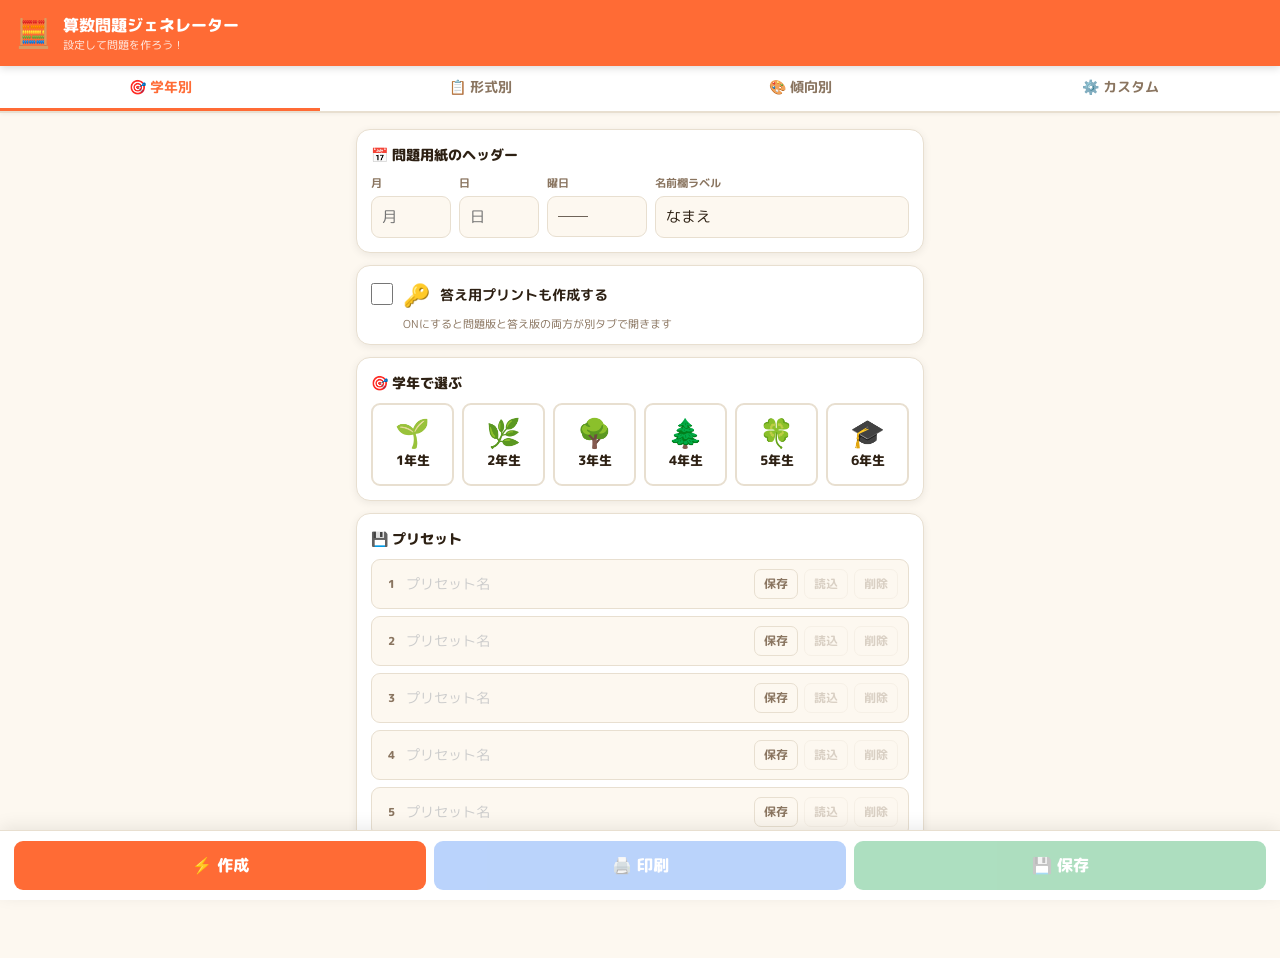
<file: index.html>
<!DOCTYPE html>
<html lang="ja">
<head>
  <meta charset="UTF-8">
  <meta name="viewport" content="width=device-width, initial-scale=1.0, maximum-scale=1.0">
  <meta name="mobile-web-app-capable" content="yes">
  <meta name="theme-color" content="#ff6b35">
  <title>算数問題ジェネレーター</title>
  <link rel="manifest" href="manifest.webmanifest">
  <link rel="apple-touch-icon" href="icons/icon-192.png">
  <link rel="preconnect" href="https://fonts.googleapis.com">
  <link href="https://fonts.googleapis.com/css2?family=M+PLUS+Rounded+1c:wght@400;700;800&display=swap" rel="stylesheet">
  <link rel="stylesheet" href="app.css">
</head>
<body>
  <header class="app-header">
    <span class="app-logo">🧮</span>
    <div>
      <h1 class="app-title">算数問題ジェネレーター</h1>
      <p class="app-sub">設定して問題を作ろう！</p>
    </div>
  </header>

  <!-- タブ -->
  <nav class="tabs-bar">
    <button class="tab-btn active" data-tab="grade">🎯 学年別</button>
    <button class="tab-btn" data-tab="format">📋 形式別</button>
    <button class="tab-btn" data-tab="tendency">🎨 傾向別</button>
    <button class="tab-btn" data-tab="custom">⚙️ カスタム</button>
  </nav>

  <main class="main-content">

    <!-- 共通: ヘッダー設定 -->
    <section class="card">
      <h2 class="card-title">📅 問題用紙のヘッダー</h2>
      <div class="form-grid">
        <div class="form-group">
          <label>月</label>
          <input type="number" id="header-month" class="input" min="1" max="12" placeholder="月">
        </div>
        <div class="form-group">
          <label>日</label>
          <input type="number" id="header-day" class="input" min="1" max="31" placeholder="日">
        </div>
        <div class="form-group">
          <label>曜日</label>
          <select id="header-weekday" class="input">
            <option value="">──</option>
            <option>月</option><option>火</option><option>水</option>
            <option>木</option><option>金</option><option>土</option><option>日</option>
          </select>
        </div>
        <div class="form-group span2">
          <label>名前欄ラベル</label>
          <input type="text" id="header-namelabel" class="input" value="なまえ">
        </div>
      </div>
    </section>

    <!-- 答え用プリント -->
    <section class="card answer-option-card">
      <label class="answer-toggle">
        <input type="checkbox" id="create-answer-sheet">
        <span class="answer-toggle-icon">🔑</span>
        <span class="answer-toggle-label">答え用プリントも作成する</span>
      </label>
      <p class="answer-toggle-hint">ONにすると問題版と答え版の両方が別タブで開きます</p>
    </section>

    <!-- 🎯 学年別タブ -->
    <section class="tab-pane active" id="pane-grade">
      <div class="card">
        <h2 class="card-title">🎯 学年で選ぶ</h2>
        <div class="grade-cards" id="grade-cards"></div>
        <div class="topics-area" id="topics-area" hidden>
          <h3 class="topics-title" id="topics-title"></h3>
          <div class="topics-list" id="topics-list"></div>
        </div>
      </div>
    </section>

    <!-- 📋 形式別タブ (placeholder) -->
    <section class="tab-pane" id="pane-format" hidden>
      <div class="card coming-soon-card">
        <div class="coming-icon">📋</div>
        <h2 class="coming-title">出題形式別</h2>
        <p class="coming-desc">基本計算・虫食い・筆算特訓・ミックス・スピードテストなど<br>近日公開予定</p>
      </div>
    </section>

    <!-- 🎨 傾向別タブ (placeholder) -->
    <section class="tab-pane" id="pane-tendency" hidden>
      <div class="card coming-soon-card">
        <div class="coming-icon">🎨</div>
        <h2 class="coming-title">出題傾向別</h2>
        <p class="coming-desc">苦手克服・総復習・挑戦問題・毎日5分など<br>近日公開予定</p>
      </div>
    </section>

    <!-- ⚙️ カスタムタブ -->
    <section class="tab-pane" id="pane-custom" hidden>
      <div class="card">
        <div class="card-header-row">
          <h2 class="card-title">✏️ 大問の設定</h2>
          <button class="btn-add" id="btn-add-daion">＋ 追加</button>
        </div>
        <div id="daion-list"></div>
      </div>
    </section>

    <!-- 共通: プリセット -->
    <section class="card">
      <h2 class="card-title">💾 プリセット</h2>
      <div id="preset-list"></div>
    </section>

  </main>

  <footer class="action-footer">
    <button class="btn-action btn-create" id="btn-create">⚡ 作成</button>
    <button class="btn-action btn-print"  id="btn-print"  disabled>🖨️ 印刷</button>
    <button class="btn-action btn-save"   id="btn-save"   disabled>💾 保存</button>
  </footer>

  <div class="toast" id="toast"></div>

  <script src="generator.js"></script>
  <script src="storage.js"></script>
  <script src="templates.js"></script>
  <script src="app.js"></script>
  <script>
    if ('serviceWorker' in navigator) {
      window.addEventListener('load', () => navigator.serviceWorker.register('./sw.js').catch(()=>{}));
    }
  </script>
</body>
</html>
</file>
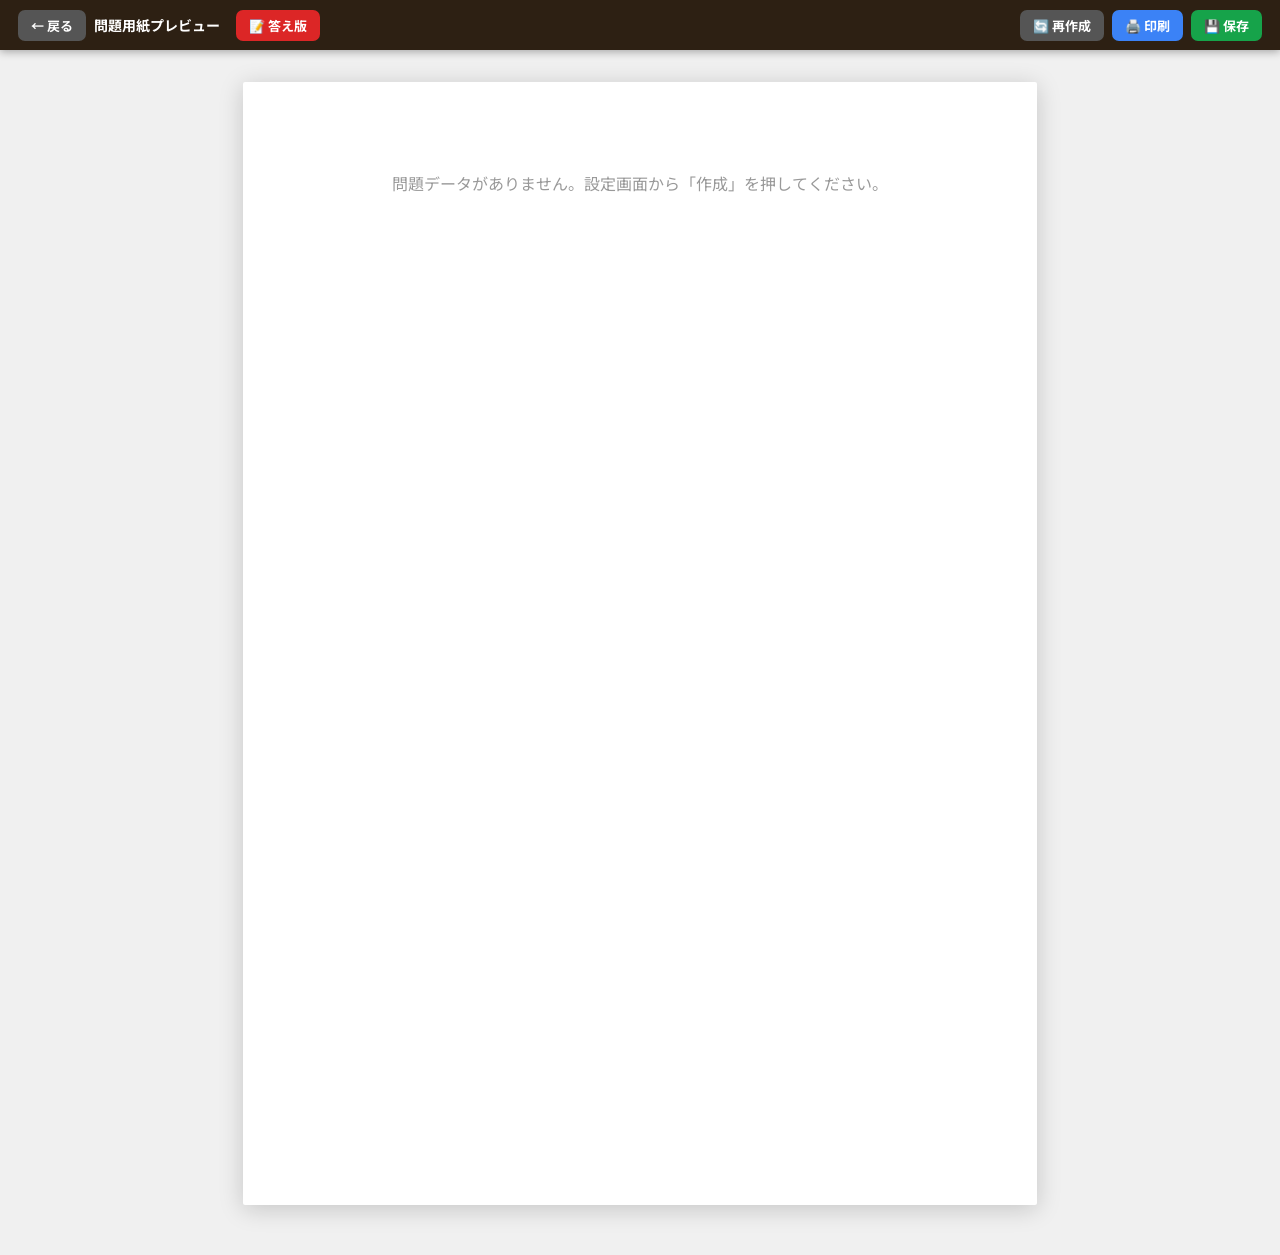
<file: worksheet.html>
<!DOCTYPE html>
<html lang="ja">
<head>
  <meta charset="UTF-8">
  <meta name="viewport" content="width=device-width, initial-scale=1.0">
  <meta name="mobile-web-app-capable" content="yes">
  <title>算数問題用紙</title>
  <link rel="preconnect" href="https://fonts.googleapis.com">
  <link href="https://fonts.googleapis.com/css2?family=Noto+Sans+JP:wght@400;700&display=swap" rel="stylesheet">
  <link rel="stylesheet" href="worksheet.css">
</head>
<body>
  <div class="toolbar no-print">
    <div class="toolbar-left">
      <button class="tb-btn btn-regen" id="btn-back">← 戻る</button>
      <span class="toolbar-title" id="toolbar-title">問題用紙プレビュー</span>
      <button class="tb-btn btn-mode" id="btn-toggle-mode">📝 答え版</button>
    </div>
    <div class="toolbar-right">
      <button class="tb-btn btn-regen" id="btn-regen">🔄 再作成</button>
      <button class="tb-btn btn-print" id="btn-print">🖨️ 印刷</button>
      <button class="tb-btn btn-save"  id="btn-save">💾 保存</button>
    </div>
  </div>
  <div class="a4-wrapper no-print"><div class="a4-page" id="a4-page"></div></div>
  <div class="print-page" id="print-page"></div>
  <script src="generator.js"></script>
  <script src="worksheet.js"></script>
</body>
</html>
</file>
<file: app.css>
/* app.css — モバイルファースト */
:root {
  --bg: #fdf8f0;
  --surface: #ffffff;
  --border: #e8dfd0;
  --text: #2d2013;
  --muted: #8a7560;
  --accent: #ff6b35;
  --op-add: #ff6b35; --op-sub: #3b82f6;
  --op-mul: #16a34a; --op-div: #9333ea; --op-wri: #d97706;
  --r: 14px; --rs: 9px;
}
*, *::before, *::after { box-sizing: border-box; margin: 0; padding: 0; }
html { -webkit-text-size-adjust: 100%; }
body {
  font-family: 'M PLUS Rounded 1c', sans-serif;
  background: var(--bg); color: var(--text);
  font-size: 15px; line-height: 1.5;
  padding-bottom: 90px;
}

/* ── Header ── */
.app-header {
  display: flex; align-items: center; gap: 12px;
  padding: 12px 16px;
  background: var(--accent); color: white;
  position: sticky; top: 0; z-index: 60;
  box-shadow: 0 2px 8px rgba(0,0,0,0.15);
}
.app-logo { font-size: 28px; }
.app-title { font-size: 16px; font-weight: 800; }
.app-sub { font-size: 11px; opacity: 0.85; }

/* ── Tabs ── */
.tabs-bar {
  display: flex;
  background: var(--surface);
  border-bottom: 2px solid var(--border);
  position: sticky;
  top: 56px;
  z-index: 50;
  overflow-x: auto;
  box-shadow: 0 1px 4px rgba(0,0,0,0.05);
  -webkit-overflow-scrolling: touch;
}
.tab-btn {
  flex: 1;
  min-width: max-content;
  padding: 11px 12px;
  border: none;
  background: transparent;
  color: var(--muted);
  font-family: inherit;
  font-size: 13px;
  font-weight: 700;
  cursor: pointer;
  white-space: nowrap;
  border-bottom: 3px solid transparent;
  transition: color 0.15s, border-color 0.15s, background 0.15s;
  -webkit-tap-highlight-color: transparent;
}
.tab-btn:hover { background: rgba(255,107,53,0.05); }
.tab-btn.active {
  color: var(--accent);
  border-bottom-color: var(--accent);
}

/* ── Main ── */
.main-content { padding: 12px; display: flex; flex-direction: column; gap: 12px; max-width: 600px; margin: 0 auto; }

/* ── Card ── */
.card { background: var(--surface); border: 1.5px solid var(--border); border-radius: var(--r); padding: 14px; box-shadow: 0 2px 8px rgba(0,0,0,0.07); }
.card-title { font-size: 14px; font-weight: 800; margin-bottom: 10px; }
.card-header-row { display: flex; align-items: center; justify-content: space-between; margin-bottom: 10px; }
.card-header-row .card-title { margin-bottom: 0; }

/* ── Tab Panes ── */
.tab-pane[hidden] { display: none; }

/* ── 学年カード ── */
.grade-cards {
  display: grid;
  grid-template-columns: repeat(3, 1fr);
  gap: 8px;
}
.grade-card {
  display: flex;
  flex-direction: column;
  align-items: center;
  gap: 4px;
  padding: 14px 6px;
  border: 2px solid var(--border);
  border-radius: var(--rs);
  background: white;
  font-family: inherit;
  cursor: pointer;
  -webkit-tap-highlight-color: transparent;
  transition: all 0.15s;
}
.grade-card:hover { border-color: var(--accent); transform: translateY(-1px); }
.grade-card.selected {
  border-color: var(--accent);
  background: #fff7f5;
  box-shadow: 0 0 0 3px rgba(255,107,53,0.15);
}
.grade-icon { font-size: 28px; line-height: 1; }
.grade-name { font-size: 13px; font-weight: 800; color: var(--text); }

/* ── トピック一覧 ── */
.topics-area {
  margin-top: 16px;
  padding-top: 14px;
  border-top: 1.5px dashed var(--border);
}
.topics-title {
  font-size: 14px;
  font-weight: 800;
  margin-bottom: 10px;
  color: var(--accent);
}
.topics-list {
  display: flex;
  flex-direction: column;
  gap: 7px;
}
.topic-card {
  display: flex;
  flex-direction: column;
  gap: 3px;
  padding: 11px 13px;
  border: 1.5px solid var(--border);
  border-radius: var(--rs);
  background: white;
  text-align: left;
  font-family: inherit;
  cursor: pointer;
  -webkit-tap-highlight-color: transparent;
  transition: all 0.15s;
}
.topic-card:hover { border-color: var(--accent); background: #fff7f5; }
.topic-name { font-size: 14px; font-weight: 800; color: var(--text); }
.topic-desc { font-size: 12px; color: var(--muted); }

/* ── Coming Soon ── */
.coming-soon-card {
  text-align: center;
  padding: 36px 20px;
}
.coming-icon { font-size: 48px; margin-bottom: 12px; }
.coming-title { font-size: 18px; font-weight: 800; margin-bottom: 8px; color: var(--accent); }
.coming-desc { font-size: 13px; color: var(--muted); line-height: 1.7; }

/* ── Forms ── */
.form-grid { display: grid; grid-template-columns: 1fr 1fr 1fr; gap: 8px; }
.form-group { display: flex; flex-direction: column; gap: 4px; }
.form-group.span2 { grid-column: span 2; }
label { font-size: 11px; font-weight: 700; color: var(--muted); }
.input {
  background: var(--bg); border: 1.5px solid var(--border);
  border-radius: var(--rs); padding: 9px 10px;
  font-family: inherit; font-size: 15px; color: var(--text);
  outline: none; width: 100%;
  -webkit-appearance: none; appearance: none;
}
.input:focus { border-color: var(--accent); }

/* ── 大問カード ── */
.daion-card {
  border: 2px solid var(--border); border-radius: var(--rs);
  padding: 11px; margin-bottom: 9px;
}
.daion-card:last-child { margin-bottom: 0; }
.daion-card.op-addition       { border-color: var(--op-add); background: #fff7f5; }
.daion-card.op-subtraction    { border-color: var(--op-sub); background: #f0f6ff; }
.daion-card.op-multiplication { border-color: var(--op-mul); background: #f0fff5; }
.daion-card.op-division       { border-color: var(--op-div); background: #f8f0ff; }
.daion-card.op-written        { border-color: var(--op-wri); background: #fffbf0; }
.daion-header { display: flex; align-items: center; gap: 8px; margin-bottom: 9px; }
.daion-num {
  width: 26px; height: 26px; border-radius: 50%; background: var(--accent);
  color: white; font-weight: 800; font-size: 13px;
  display: flex; align-items: center; justify-content: center; flex-shrink: 0;
}
.daion-lbl { font-weight: 800; font-size: 14px; flex: 1; }
.btn-remove {
  background: none; border: none; color: #ccc; cursor: pointer;
  font-size: 18px; padding: 2px 6px; border-radius: 6px;
  -webkit-tap-highlight-color: transparent;
}
.btn-remove:active { color: #ef4444; }
.daion-row { display: grid; grid-template-columns: 1fr auto; gap: 8px; align-items: end; margin-bottom: 8px; }
.daion-count-group { width: 70px; }

/* ── チェックピル ── */
.check-row { border-top: 1px dashed var(--border); padding-top: 8px; margin-top: 4px; }
.check-row + .check-row { margin-top: 6px; }
.check-row-label { font-size: 11px; font-weight: 700; color: var(--muted); display: block; margin-bottom: 6px; }
.check-pills { display: flex; flex-wrap: wrap; gap: 6px; }
.check-pill {
  display: inline-flex; align-items: center;
  padding: 5px 13px; border: 1.5px solid var(--border);
  border-radius: 20px; font-size: 13px; font-weight: 700;
  cursor: pointer; user-select: none; background: white;
  -webkit-tap-highlight-color: transparent;
  transition: all 0.15s;
}
.check-pill input { display: none; }
.check-pill:has(input:checked) { background: var(--accent); border-color: var(--accent); color: white; }

/* 虫食い難易度ピル（:has()不使用） */
.mushikui-level-pill input { display: none; }
.mushikui-level-pill.active-off    { background:#6b7280; border-color:#6b7280; color:white; }
.mushikui-level-pill.active-easy   { background:#16a34a; border-color:#16a34a; color:white; }
.mushikui-level-pill.active-normal { background:#d97706; border-color:#d97706; color:white; }
.mushikui-level-pill.active-hard   { background:#dc2626; border-color:#dc2626; color:white; }

/* ── 追加ボタン ── */
.btn-add {
  background: var(--accent); color: white; border: none;
  border-radius: var(--rs); padding: 7px 13px;
  font-family: inherit; font-size: 13px; font-weight: 700;
  cursor: pointer; -webkit-tap-highlight-color: transparent;
}
.btn-add:disabled { opacity: 0.4; }

/* ── プリセット ── */
.preset-row {
  display: flex; align-items: center; gap: 6px;
  padding: 9px 10px; margin-bottom: 7px;
  border: 1.5px solid var(--border); border-radius: var(--rs);
  background: var(--bg);
}
.preset-row:last-child { margin-bottom: 0; }
.preset-row.has-data { border-color: var(--op-wri); background: #fffbf0; }
.preset-idx { font-size: 11px; font-weight: 800; color: var(--muted); width: 18px; flex-shrink: 0; text-align: center; }
.preset-name {
  flex: 1; border: none; background: transparent;
  font-family: inherit; font-size: 14px; color: var(--text);
  outline: none; min-width: 0;
}
.preset-name::placeholder { color: #ccc; }
.preset-btn {
  border: 1.5px solid var(--border); border-radius: 7px;
  padding: 5px 9px; font-family: inherit; font-size: 12px; font-weight: 700;
  cursor: pointer; background: none; color: var(--muted); white-space: nowrap;
  -webkit-tap-highlight-color: transparent;
}
.preset-btn:disabled { opacity: 0.3; }
.preset-btn.save-btn:active { border-color: #3b82f6; color: #3b82f6; }
.preset-btn.load-btn:active { border-color: #16a34a; color: #16a34a; }
.preset-btn.del-btn:active  { border-color: #ef4444; color: #ef4444; }

/* ── フッター ── */
.action-footer {
  position: fixed; bottom: 0; left: 0; right: 0;
  display: flex; gap: 8px; padding: 10px 14px;
  background: var(--surface); border-top: 1.5px solid var(--border);
  box-shadow: 0 -4px 16px rgba(0,0,0,0.08);
  padding-bottom: calc(10px + env(safe-area-inset-bottom));
  z-index: 40;
}
.btn-action {
  flex: 1; padding: 13px 6px;
  border: none; border-radius: var(--rs);
  font-family: inherit; font-size: 15px; font-weight: 800;
  cursor: pointer; -webkit-tap-highlight-color: transparent;
  transition: opacity 0.1s;
}
.btn-action:active { opacity: 0.8; }
.btn-action:disabled { opacity: 0.35; }
.btn-create { background: var(--accent); color: white; }
.btn-print  { background: #3b82f6; color: white; }
.btn-save   { background: #16a34a; color: white; }

/* ── Toast ── */
.toast {
  position: fixed; bottom: 90px; left: 50%;
  transform: translateX(-50%) translateY(8px);
  background: #2d2013; color: white;
  padding: 8px 18px; border-radius: 20px;
  font-size: 13px; font-weight: 700;
  opacity: 0; transition: opacity 0.2s, transform 0.2s;
  pointer-events: none; white-space: nowrap; z-index: 200;
}
.toast.show { opacity: 1; transform: translateX(-50%) translateY(0); }

/* ── iPad/Desktop ── */
@media (min-width: 640px) {
  .main-content { padding: 16px; }
  .form-grid { grid-template-columns: 80px 80px 100px 1fr; }
  .form-group.span2 { grid-column: auto; }
  .btn-action { font-size: 16px; }
  .grade-cards { grid-template-columns: repeat(6, 1fr); }
  .tab-btn { font-size: 14px; }
}

/* ── 答え用プリント・トグル ── */
.answer-option-card { padding: 12px 14px; }
.answer-toggle {
  display: flex;
  align-items: center;
  gap: 10px;
  cursor: pointer;
  -webkit-tap-highlight-color: transparent;
  font-weight: 700;
  font-size: 14px;
  color: var(--text);
}
.answer-toggle input[type="checkbox"] {
  width: 22px;
  height: 22px;
  cursor: pointer;
  accent-color: #dc2626;
  margin: 0;
}
.answer-toggle-icon { font-size: 22px; }
.answer-toggle-label { flex: 1; }
.answer-toggle-hint {
  font-size: 11px;
  color: var(--muted);
  margin-top: 6px;
  margin-left: 32px;
  line-height: 1.4;
}
</file>
<file: worksheet.css>
/* worksheet.css */
:root {
  --font-main: 'Noto Sans JP', sans-serif;
  --page-bg: #f0f0f0; --paper-bg: #ffffff;
  --text: #1a1a1a; --border: #222; --border-light: #bbb;
  --clr-addition:#ff6b35; --clr-subtraction:#3b82f6;
  --clr-multiplication:#16a34a; --clr-division:#9333ea; --clr-written:#d97706;
}
*, *::before, *::after { box-sizing: border-box; margin: 0; padding: 0; }
body { font-family: var(--font-main); background: var(--page-bg); color: var(--text); min-height: 100vh; }

.toolbar { position: fixed; top: 0; left: 0; right: 0; height: 50px; background: #2d2013; color: white; display: flex; align-items: center; justify-content: space-between; padding: 0 18px; z-index: 100; box-shadow: 0 2px 8px rgba(0,0,0,0.3); }
.toolbar-left { display: flex; align-items: center; gap: 8px; }
.toolbar-title { font-size: 14px; font-weight: 700; }
.toolbar-right { display: flex; gap: 8px; }
.tb-btn { padding: 6px 13px; border: none; border-radius: 7px; font-family: var(--font-main); font-size: 13px; font-weight: 700; cursor: pointer; }
.tb-btn:hover { opacity: 0.85; }
.btn-regen { background: #555; color: white; }
.btn-print { background: #3b82f6; color: white; }
.btn-save  { background: #16a34a; color: white; }

.a4-wrapper { margin-top: 58px; display: flex; justify-content: center; padding: 24px 16px 50px; }
.a4-page { width: 210mm; min-height: 297mm; background: var(--paper-bg); box-shadow: 0 4px 24px rgba(0,0,0,0.18); border-radius: 2px; padding: 13mm; position: relative; }

.ws-header { display: flex; align-items: flex-end; justify-content: space-between; border-bottom: 2.5px solid var(--border); padding-bottom: 7px; margin-bottom: 50px; }
.ws-date { font-size: 15pt; font-weight: 700; letter-spacing: 0.5em; min-width: 220px; }
.ws-name-area { display: flex; align-items: center; gap: 5px; }
.ws-name-label { font-size: 12pt; white-space: nowrap; }
.ws-name-box { width: 240px; border-bottom: 2px solid var(--border); height: 24px; display: inline-block; }
.ws-score-area { display: flex; align-items: center; gap: 4px; font-size: 12pt; }
.ws-score-box { width: 60px; border-bottom: 2px solid var(--border); height: 24px; display: inline-block; }
.ws-score-unit { font-size: 10pt; }

.daion-section { margin-bottom: 6.5mm; }
.daion-heading { display: flex; align-items: center; gap: 6px; margin-bottom: 4px; }
.daion-num-circle { width: 24px; height: 24px; border-radius: 50%; color: white; font-size: 13pt; font-weight: 800; display: flex; align-items: center; justify-content: center; flex-shrink: 0; }
.daion-title-text { font-size: 16pt; font-weight: 800; }
.daion-section.op-addition       .daion-num-circle { background: var(--clr-addition); }
.daion-section.op-subtraction    .daion-num-circle { background: var(--clr-subtraction); }
.daion-section.op-multiplication .daion-num-circle { background: var(--clr-multiplication); }
.daion-section.op-division       .daion-num-circle { background: var(--clr-division); }
.daion-section.op-written        .daion-num-circle { background: var(--clr-written); }

.problems-grid { display: grid; gap: 6px 8px; padding: 4px 2px; }
.problem-cell { display: flex; align-items: baseline; gap: 2px; font-weight: 700; padding: 6px 1px; white-space: nowrap; overflow: hidden; }
.problem-num { font-size: 9pt; color: #aaa; font-weight: 400; min-width: 20px; flex-shrink: 0; }
.problem-expr { display: flex; align-items: baseline; gap: 2px; flex: 1; overflow: hidden; }
.answer-blank { display: inline-block; flex-shrink: 0; }

.written-grid { display: grid; gap: 14px 12px; padding: 4px 2px; }
.written-cell { display: flex; flex-direction: column; align-items: flex-end; padding: 4px 7px 8px; min-height: 88px; position: relative; }
.written-problem-num { position: absolute; top: 2px; left: 3px; font-size: 8pt; color: #aaa; }
.written-a { font-weight: 700; letter-spacing: 0.04em; line-height: 1.4; }
.written-op-row { display: flex; align-items: center; width: 100%; justify-content: space-between; font-weight: 700; border-bottom: 2.5px solid var(--border); padding-bottom: 3px; margin-bottom: 7px; line-height: 1.4; }
.written-symbol { padding-right: 2px; }
.written-b { letter-spacing: 0.04em; }
.written-answer-space { width: 100%; min-height: 26px; }

.print-page { display: none; }
@media print {
  @page { size: A4 portrait; margin: 13mm; }
  body { background: white !important; }
  .no-print { display: none !important; }
  .a4-wrapper { display: none !important; }
  .print-page { display: block !important; width: 100%; }
  .print-page .a4-page { width: 100%; min-height: auto; padding: 0; box-shadow: none; background: white; }
  .daion-section { page-break-inside: avoid; }
  .problems-grid { break-inside: avoid; }
  .written-grid { break-inside: avoid; }
}

/* ── 虫食い ── */
.mushikui-badge { font-size: 9.5pt; color: white; padding: 2px 9px; border-radius: 20px; font-weight: 700; margin-left: 6px; vertical-align: middle; }
.mushikui-box {
  display: inline-block;
  width: 0.85em; height: 0.95em;
  border: 2px solid #7c3aed;
  background: #f3effe;
  border-radius: 3px;
  vertical-align: -0.12em;
  flex-shrink: 0;
  box-sizing: border-box;
}
.answer-shown { font-weight: 800; color: #1a1a1a; }
.written-answer-shown { font-weight: 800; color: #1a1a1a; text-align: right; padding-top: 2px; letter-spacing: 0.04em; }

@media screen and (max-width: 820px) {
  .a4-wrapper { overflow: visible; padding: 10px 4px 40px; }
}

/* ── 答え版モード ── */
.btn-mode {
  background: #dc2626 !important;
  color: white !important;
  margin-left: 8px;
}
body.answer-mode .btn-mode { background: #555 !important; }

/* 答え（赤字で表示） */
.answer-filled {
  color: #dc2626;
  font-weight: 800;
}

/* 答え版モード時の見出しに「解答」バッジを表示 */
body.answer-mode .a4-page::before,
body.answer-mode .print-page .a4-page::before {
  content: '🔑 解答';
  display: block;
  position: absolute;
  top: 4mm;
  right: 6mm;
  background: #dc2626;
  color: white;
  font-size: 10pt;
  font-weight: 800;
  padding: 3px 12px;
  border-radius: 20px;
  letter-spacing: 0.1em;
}
</file>
